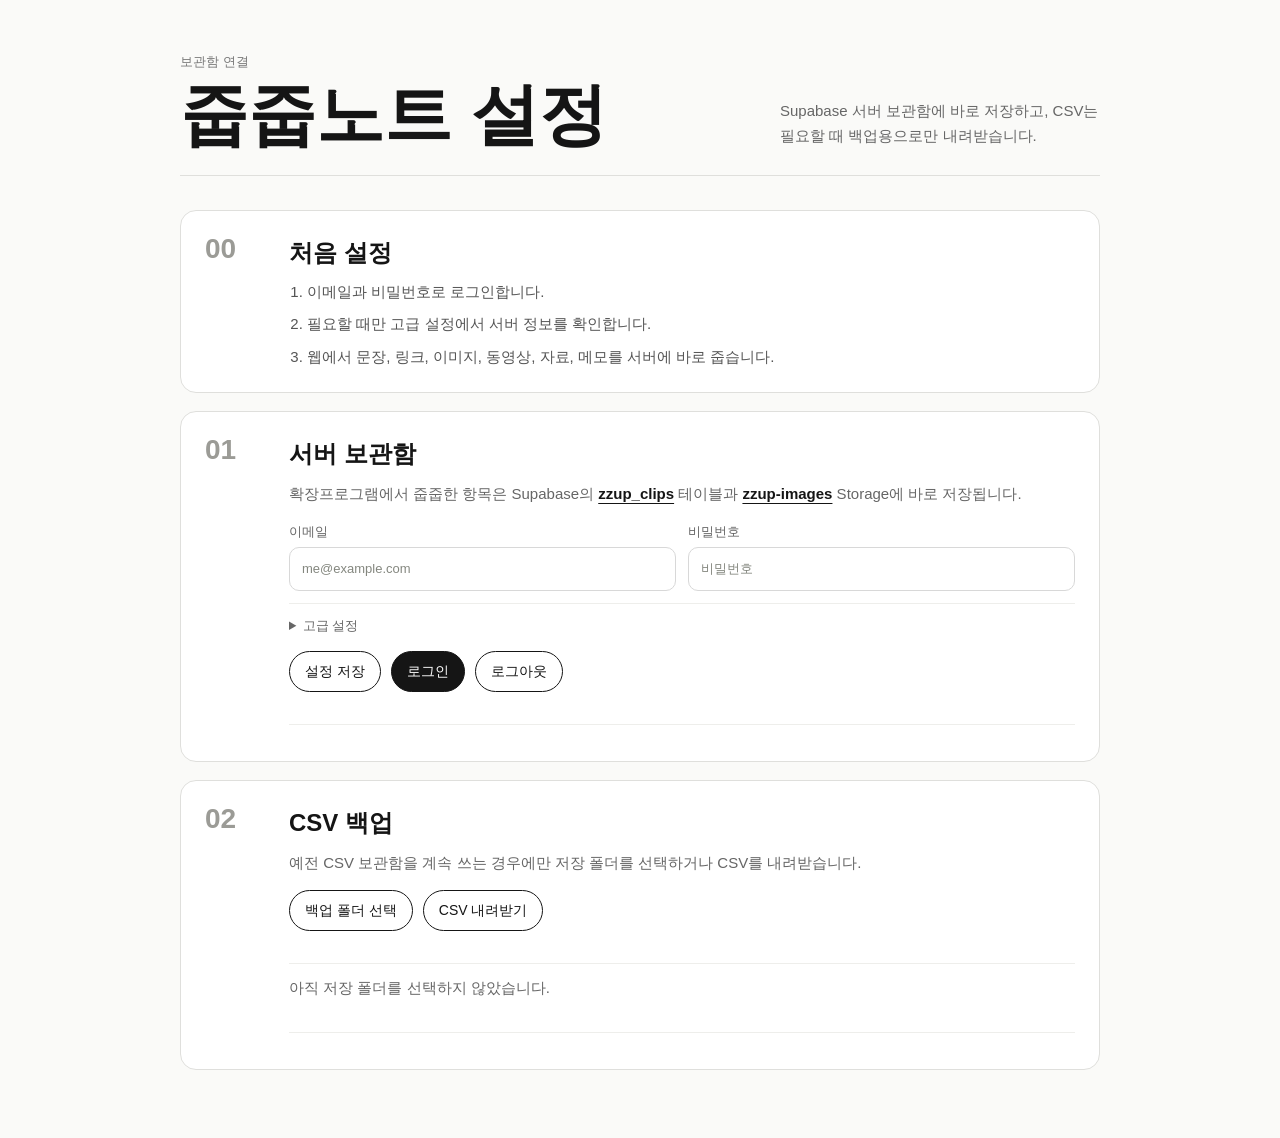
<file: extension/options.html>
<!doctype html>
<html lang="ko">
  <head>
    <meta charset="utf-8">
    <meta name="viewport" content="width=device-width, initial-scale=1">
    <title>줍줍노트 설정</title>
    <link rel="stylesheet" href="styles.css">
  </head>
  <body class="options-page">
    <main class="panel wide">
      <header class="settings-hero">
        <div>
          <p class="eyebrow">보관함 연결</p>
          <h1>줍줍노트 설정</h1>
        </div>
        <p class="settings-lead">Supabase 서버 보관함에 바로 저장하고, CSV는 필요할 때 백업용으로만 내려받습니다.</p>
      </header>

      <section class="section settings-section setup-guide">
        <p class="section-number">00</p>
        <div>
          <h2>처음 설정</h2>
          <ol class="settings-steps">
            <li>이메일과 비밀번호로 로그인합니다.</li>
            <li>필요할 때만 고급 설정에서 서버 정보를 확인합니다.</li>
            <li>웹에서 문장, 링크, 이미지, 동영상, 자료, 메모를 서버에 바로 줍습니다.</li>
          </ol>
        </div>
      </section>

      <section class="section settings-section">
        <p class="section-number">01</p>
        <div>
          <h2>서버 보관함</h2>
          <p class="muted">확장프로그램에서 줍줍한 항목은 Supabase의 <strong>zzup_clips</strong> 테이블과 <strong>zzup-images</strong> Storage에 바로 저장됩니다.</p>
          <div class="settings-form">
            <label>
              이메일
              <input id="cloudEmail" type="email" placeholder="me@example.com">
            </label>
            <label>
              비밀번호
              <input id="cloudPassword" type="password" placeholder="비밀번호">
            </label>
          </div>
          <details class="cloud-advanced">
            <summary>고급 설정</summary>
            <div class="settings-form">
              <label>
                Supabase URL
                <input id="cloudUrl" placeholder="https://xxxx.supabase.co">
              </label>
              <label>
                anon public key
                <input id="cloudAnonKey" placeholder="eyJhbGciOi...">
              </label>
            </div>
          </details>
          <div class="settings-actions">
            <button id="cloudSave" class="secondary">설정 저장</button>
            <button id="cloudLogin" class="save-button">로그인</button>
            <button id="cloudLogout" class="secondary">로그아웃</button>
          </div>
        </div>
        <p id="cloudStatus" role="status"></p>
      </section>

      <section class="section settings-section" hidden>
        <p class="section-number">02</p>
        <div>
          <h2>CSV 백업</h2>
          <p class="muted">예전 CSV 보관함을 계속 쓰는 경우에만 저장 폴더를 선택하거나 CSV를 내려받습니다.</p>
          <div class="settings-actions">
            <button id="chooseVault" class="secondary">백업 폴더 선택</button>
            <button id="exportAll" class="secondary">CSV 내려받기</button>
          </div>
        </div>
        <p id="vaultStatus" role="status"></p>
        <p id="exportStatus" role="status"></p>
      </section>
    </main>
    <script type="module" src="options.js"></script>
  </body>
</html>
</file>
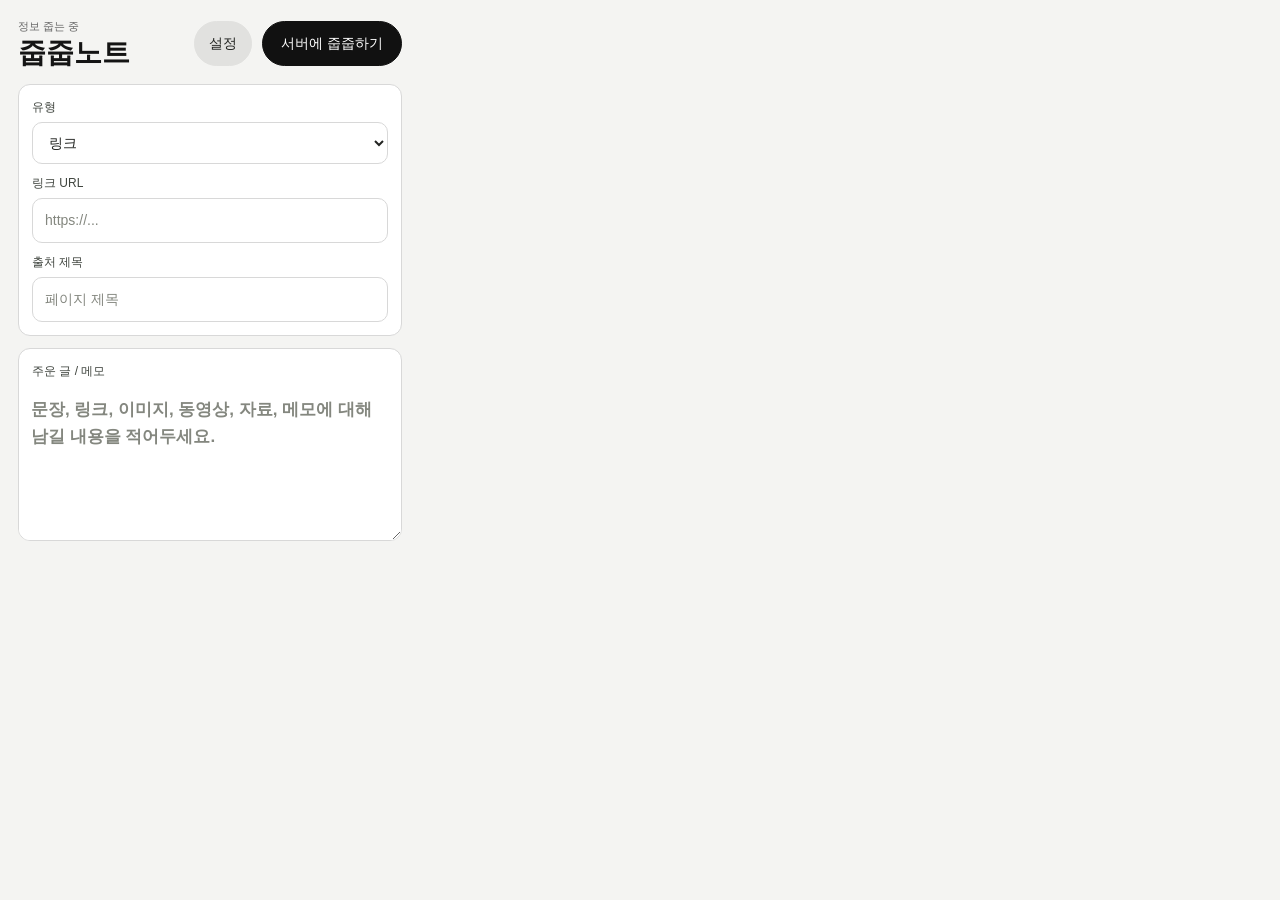
<file: extension/popup.html>
<!doctype html>
<html lang="ko">
  <head>
    <meta charset="utf-8">
    <meta name="viewport" content="width=device-width, initial-scale=1">
    <title>줍줍노트</title>
    <link rel="stylesheet" href="styles.css">
  </head>
  <body>
    <main class="panel">
      <header class="app-header">
        <div>
          <p class="eyebrow">정보 줍는 중</p>
          <h1>줍줍노트</h1>
        </div>
        <div class="header-actions">
          <button id="openOptions" class="icon-button" title="설정" aria-label="설정">설정</button>
          <button id="save" class="save-button">서버에 줍줍하기</button>
        </div>
      </header>

      <section class="section">
        <label class="field">
          <span>유형</span>
          <select id="contentType">
            <option value="문장">문장</option>
            <option value="링크" selected>링크</option>
            <option value="이미지">이미지</option>
            <option value="동영상">동영상</option>
            <option value="자료">자료</option>
            <option value="메모">메모</option>
          </select>
        </label>
        <label class="field">
          <span>링크 URL</span>
          <input id="source" placeholder="https://...">
        </label>
        <label class="field">
          <span>출처 제목</span>
          <input id="title" placeholder="페이지 제목">
        </label>
      </section>

      <section class="section primary-section">
        <label class="field sentence-field">
          <span>주운 글 / 메모</span>
        <textarea id="sentence" rows="5" placeholder="문장, 링크, 이미지, 동영상, 자료, 메모에 대해 남길 내용을 적어두세요."></textarea>
      </label>
      </section>

      <section id="imageSection" class="section image-section" hidden>
        <div class="section-title">
          <h2>주운 이미지</h2>
          <span class="image-chip">서버 Storage 저장</span>
        </div>
        <img id="imagePreview" alt="주운 이미지 미리보기">
        <p id="imageUrlText" class="image-url"></p>
      </section>

      <footer class="actions">
        <p id="status" role="status"></p>
      </footer>
    </main>
    <script type="module" src="popup.js"></script>
  </body>
</html>
</file>
<file: extension/styles.css>
@font-face {
  font-family: "Griun Mongtori";
  src: url("./fonts/Griun_Mongtori-Rg.ttf") format("truetype");
  font-display: swap;
}

* {
  box-sizing: border-box;
}

*,
*::before,
*::after {
  box-shadow: none !important;
  text-shadow: none !important;
}

body {
  margin: 0;
  min-width: 420px;
  color: #141414;
  background: #f4f4f2;
  font: 14px/1.5 -apple-system, BlinkMacSystemFont, "Apple SD Gothic Neo", "Noto Sans KR", "Segoe UI", sans-serif;
}

.panel {
  width: 420px;
  padding: 18px;
}

.wide {
  width: min(640px, 100vw);
}

.app-header,
.section-title,
.actions,
.header-actions {
  display: flex;
  gap: 10px;
  align-items: center;
}

.app-header {
  justify-content: space-between;
  margin-bottom: 16px;
}

.app-header > div:first-child {
  min-width: 0;
}

.header-actions {
  flex-shrink: 0;
  justify-content: flex-end;
}

h1 {
  margin: 0;
  font-size: 28px;
  letter-spacing: 0;
  line-height: 1.1;
}

h2 {
  margin: 0;
  font-size: 14px;
  letter-spacing: 0;
  color: #3f443e;
}

.eyebrow {
  margin: 0 0 3px;
  color: #666;
  font-size: 11px;
  font-weight: 400;
  letter-spacing: 0;
  text-transform: uppercase;
}

.section {
  margin: 12px 0;
  padding: 13px;
  border: 1px solid #d8d8d8;
  border-radius: 12px;
  background: #ffffff;
  box-shadow: none;
}

.primary-section {
  padding: 0;
  overflow: hidden;
}

.section-title {
  justify-content: space-between;
  margin-bottom: 10px;
}

.field {
  display: grid;
  gap: 6px;
  margin: 10px 0 0;
}

.field:first-child {
  margin-top: 0;
}

.field span {
  color: #3f443e;
  font-size: 12px;
  font-weight: 400;
}

input,
textarea,
select {
  width: 100%;
  border: 1px solid #d8d8d8;
  border-radius: 10px;
  padding: 11px 12px;
  color: #232522;
  background: #fff;
  font: inherit;
  outline: none;
  transition: border-color .16s ease, box-shadow .16s ease, background .16s ease;
}

input:focus,
textarea:focus,
select:focus {
  border-color: #111;
  box-shadow: none;
}

input::placeholder,
textarea::placeholder {
  color: #84877f;
}

textarea {
  resize: vertical;
}

.sentence-field {
  margin: 0;
}

.sentence-field span {
  padding: 13px 13px 0;
}

.sentence-field textarea {
  min-height: 150px;
  border: 0;
  border-radius: 0;
  background: #fff;
  font-size: 17px;
  font-weight: 650;
  line-height: 1.55;
}

.sentence-field textarea:focus {
  box-shadow: none;
}

.image-section {
  border-color: #111;
  background: #fff;
}

.image-section[hidden] {
  display: none;
}

.image-section img {
  display: block;
  width: 100%;
  max-height: 230px;
  border: 2px solid #111;
  border-radius: 8px;
  object-fit: cover;
  background: #eee;
}

.image-chip {
  border: 1px solid #111;
  border-radius: 999px;
  padding: 4px 8px;
  color: #111;
  background: #e1e1df;
  font-size: 12px;
}

.image-url {
  overflow: hidden;
  margin: 8px 0 0;
  color: #667065;
  font-size: 12px;
  text-overflow: ellipsis;
  white-space: nowrap;
}

button {
  border: 1px solid #111;
  border-radius: 999px;
  padding: 11px 13px;
  color: white;
  background: #111;
  font: inherit;
  cursor: pointer;
  transition: transform .12s ease, background .16s ease, box-shadow .16s ease;
}

button:hover {
  color: #111;
  background: #fff;
}

button:active {
  transform: translateY(1px);
}

button.secondary,
.icon-button {
  color: #232522;
  background: #e1e1df;
  border-color: #e1e1df;
}

button.secondary:hover,
.icon-button:hover {
  border-color: #111;
  background: #fff;
}

.icon-button {
  min-width: 58px;
  min-height: 44px;
}

.grid {
  display: grid;
  grid-template-columns: 1fr 1fr;
  gap: 10px;
}

.actions {
  align-items: center;
  margin-top: 14px;
}

.save-button {
  min-height: 44px;
  padding-inline: 18px;
  background: #111;
}

#status,
#vaultStatus,
#cloudStatus,
#exportStatus,
.muted {
  margin: 0;
  color: #667065;
  font-size: 12px;
}

#status {
  flex: 1;
}

.settings-section {
  margin-top: 18px;
}

.settings-actions {
  display: flex;
  flex-wrap: wrap;
  gap: 10px;
  margin: 12px 0 8px;
}

.settings-form {
  display: grid;
  grid-template-columns: repeat(2, minmax(0, 1fr));
  gap: 12px;
  margin-top: 16px;
}

.settings-form label {
  display: grid;
  gap: 6px;
  color: #666;
  font-size: 13px;
}

.cloud-advanced {
  margin-top: 12px;
  border-top: 1px solid #eeeeeb;
  padding-top: 12px;
}

.cloud-advanced summary {
  width: fit-content;
  cursor: pointer;
  color: #666;
  font-size: 13px;
}

.options-page {
  min-width: 0;
  color: #151515;
  background: #fafaf8;
  font-family: -apple-system, BlinkMacSystemFont, "Apple SD Gothic Neo", "Noto Sans KR", "Segoe UI", sans-serif;
}

.options-page .panel {
  width: min(920px, calc(100% - 40px));
  margin: 0 auto;
  padding: 52px 0 68px;
}

.settings-hero {
  display: grid;
  grid-template-columns: minmax(0, 1fr) minmax(220px, 320px);
  gap: 28px;
  align-items: end;
  margin: 0 0 34px;
  padding-bottom: 26px;
  border-bottom: 1px solid #dfdfdc;
}

.options-page .eyebrow {
  margin: 0 0 8px;
  color: #777;
  font-size: 13px;
  font-weight: 400;
  text-transform: none;
}

.options-page h1 {
  margin: 0;
  font-size: clamp(38px, 6vw, 68px);
  font-weight: 600;
  line-height: 1.02;
}

.settings-lead {
  margin: 0;
  color: #666;
  font-size: 15px;
  line-height: 1.7;
}

.options-page .section {
  display: grid;
  grid-template-columns: 64px minmax(0, 1fr);
  gap: 20px;
  margin: 18px 0 0;
  padding: 24px;
  border: 1px solid #dfdfdc;
  border-radius: 16px;
  color: #151515;
  background: rgba(255, 255, 255, .94);
  box-shadow: none;
}

.options-page .section.setup-guide {
  background: #fff;
}

.section-number {
  margin: 0;
  color: #9b9b96;
  font-size: 28px;
  line-height: 1;
  font-weight: 600;
}

.options-page h2 {
  margin: 0 0 10px;
  color: #151515;
  font-size: 24px;
  font-weight: 600;
}

.options-page .muted,
.options-page #cloudStatus,
.options-page #vaultStatus,
.options-page #exportStatus {
  margin: 0;
  color: #666;
  font-size: 15px;
  line-height: 1.55;
}

.options-page .muted strong {
  color: #151515;
  font-weight: 600;
  text-decoration: underline;
  text-decoration-thickness: 1px;
  text-underline-offset: 4px;
}

.settings-steps {
  display: grid;
  gap: 10px;
  margin: 0;
  padding-left: 18px;
  color: #555;
  font-size: 15px;
}

.options-page button {
  min-height: 40px;
  margin-top: 16px;
  border: 1px solid #151515;
  border-radius: 999px;
  padding: 9px 15px;
  color: #fff;
  background: #151515;
  font: inherit;
  font-size: 14px;
  box-shadow: none;
}

.options-page button:hover {
  color: #151515;
  background: #fff;
}

.options-page button.secondary {
  color: #151515;
  background: #fff;
}

.options-page button.secondary:hover {
  color: #fff;
  background: #151515;
}

.options-page .settings-actions {
  margin: 0;
}

.options-page #vaultStatus,
.options-page #cloudStatus,
.options-page #exportStatus {
  grid-column: 2;
  margin-top: 12px;
  padding-top: 12px;
  border-top: 1px solid #eeeeeb;
}

@media (max-width: 560px) {
  .options-page .panel {
    width: min(100% - 28px, 680px);
    padding-top: 34px;
  }

  .settings-hero,
  .options-page .section {
    grid-template-columns: 1fr;
  }

  .options-page h1 {
    font-size: 42px;
  }

  .options-page .section {
    padding: 18px;
  }

  .options-page #vaultStatus,
  .options-page #cloudStatus,
  .options-page #exportStatus {
    grid-column: 1;
  }

  .settings-form {
    grid-template-columns: 1fr;
  }
}
</file>
